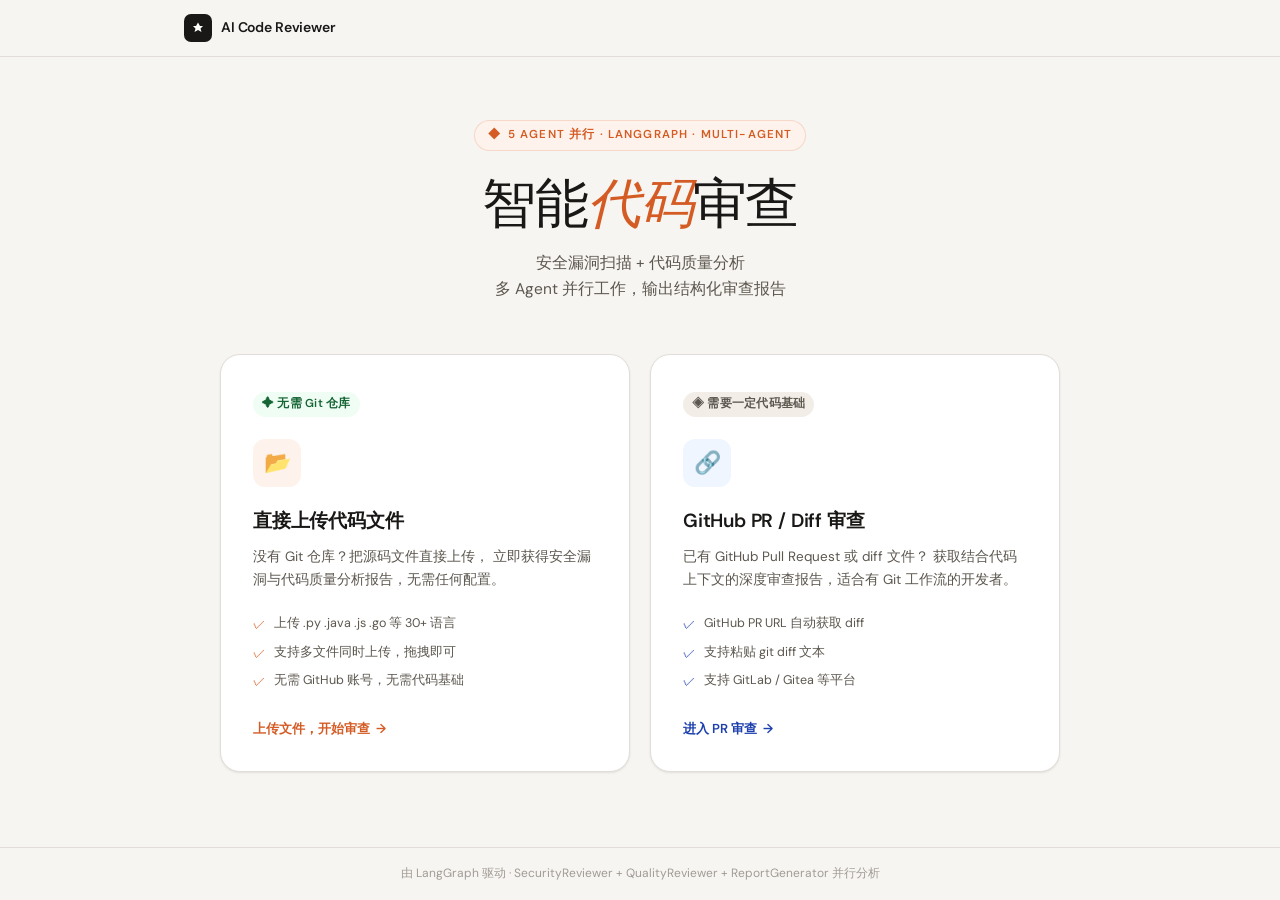
<file: code-review-agent/static/index.html>
<!DOCTYPE html>
<html lang="zh-CN">
<head>
  <meta charset="UTF-8" />
  <meta name="viewport" content="width=device-width, initial-scale=1.0" />
  <title>AI Code Reviewer</title>
  <link rel="stylesheet" href="style.css" />
  <style>
    /* ── Landing layout ───────────────────────────────────────── */
    .landing {
      min-height: calc(100vh - 57px - 53px);
      display: flex; flex-direction: column;
      align-items: center; justify-content: center;
      padding: 52px 24px 64px;
    }

    /* ── Hero ─────────────────────────────────────────────────── */
    .hero { text-align: center; margin-bottom: 52px; }

    .hero-tag {
      display: inline-flex; align-items: center; gap: 7px;
      font-size: 11.5px; font-weight: 600;
      letter-spacing: .10em; text-transform: uppercase;
      color: var(--accent); background: var(--accent-bg);
      border: 1px solid rgba(212,92,36,.18);
      border-radius: 20px; padding: 5px 13px;
      margin-bottom: 24px;
    }

    .hero-title {
      font-family: var(--font-serif);
      font-size: 54px; font-weight: 400;
      color: var(--text); line-height: 1.08;
      letter-spacing: -.025em; margin-bottom: 18px;
    }
    .hero-title em {
      font-style: italic; color: var(--accent);
    }

    .hero-desc {
      font-size: 15.5px; color: var(--text-2);
      line-height: 1.65; max-width: 420px; margin: 0 auto;
    }

    /* ── Choice grid ──────────────────────────────────────────── */
    .choice-grid {
      display: grid; grid-template-columns: 1fr 1fr;
      gap: 20px; width: 100%; max-width: 840px;
    }

    .choice-card {
      position: relative; overflow: hidden;
      background: var(--white);
      border: 1.5px solid var(--border);
      border-radius: var(--r-xl);
      padding: 36px 32px 32px;
      display: flex; flex-direction: column;
      cursor: pointer; text-decoration: none;
      box-shadow: var(--s-sm);
      transition: transform var(--t-lg), box-shadow var(--t-lg), border-color var(--t-lg);
    }
    .choice-card:hover {
      transform: translateY(-5px);
      box-shadow: var(--s-lg);
      text-decoration: none;
    }
    .choice-card::after {
      content: '';
      position: absolute; inset: 0;
      opacity: 0; transition: opacity var(--t-lg);
      border-radius: inherit;
      pointer-events: none;
    }

    /* Card A: upload — warm orange tint */
    .card-a:hover { border-color: var(--accent); }
    .card-a::after { background: linear-gradient(145deg, rgba(212,92,36,.05), transparent 55%); }
    .card-a:hover::after { opacity: 1; }

    /* Card B: developer — warm blue tint */
    .card-b:hover { border-color: #93C5FD; }
    .card-b::after { background: linear-gradient(145deg, rgba(30,64,175,.04), transparent 55%); }
    .card-b:hover::after { opacity: 1; }

    /* ── Card inner ───────────────────────────────────────────── */
    .card-badge { margin-bottom: 22px; width: fit-content; }

    .card-icon {
      width: 48px; height: 48px;
      border-radius: 12px;
      display: flex; align-items: center; justify-content: center;
      font-size: 22px; margin-bottom: 18px;
      flex-shrink: 0;
    }
    .icon-a { background: var(--accent-bg); }
    .icon-b { background: var(--blue-bg); }

    .card-title {
      font-size: 19px; font-weight: 600; color: var(--text);
      letter-spacing: -.01em; margin-bottom: 10px;
    }

    .card-desc {
      font-size: 13.5px; color: var(--text-2);
      line-height: 1.65; margin-bottom: 22px; flex: 1;
    }

    .card-features {
      display: flex; flex-direction: column; gap: 7px;
      margin-bottom: 26px;
    }
    .card-feature {
      display: flex; align-items: flex-start; gap: 8px;
      font-size: 12.5px; color: var(--text-2);
    }
    .feat-icon { flex-shrink: 0; margin-top: 1px; }
    .feat-a    { color: var(--accent); }
    .feat-b    { color: var(--blue); }

    .card-cta {
      display: flex; align-items: center; gap: 6px;
      font-size: 13px; font-weight: 600;
      transition: gap var(--t-lg);
    }
    .choice-card:hover .card-cta { gap: 10px; }
    .cta-a { color: var(--accent); }
    .cta-b { color: var(--blue); }

    /* ── Divider ──────────────────────────────────────────────── */
    .or-divider {
      display: flex; align-items: center; gap: 16px;
      width: 100%; max-width: 840px;
      font-size: 12px; color: var(--text-3);
      margin: 18px 0;
    }
    .or-divider::before, .or-divider::after {
      content: ''; flex: 1; height: 1px; background: var(--border);
    }

    /* ── Responsive ───────────────────────────────────────────── */
    @media (max-width: 660px) {
      .hero-title  { font-size: 36px; }
      .choice-grid { grid-template-columns: 1fr; }
      .landing     { padding: 36px 16px 48px; justify-content: flex-start; }
      .choice-card { padding: 28px 24px; }
    }
  </style>
</head>
<body>

<header class="site-header">
  <div class="header-inner">
    <a class="logo" href="/">
      <div class="logo-mark">
        <svg width="14" height="14" viewBox="0 0 14 14" fill="none">
          <path d="M7 1.5L9 5H12L9.5 7.5L10.5 11L7 9L3.5 11L4.5 7.5L2 5H5L7 1.5Z" fill="white"/>
        </svg>
      </div>
      <span class="logo-name">AI Code Reviewer</span>
    </a>
  </div>
</header>

<div class="landing page-fade">

  <!-- Hero -->
  <div class="hero">
    <div class="hero-tag">
      <span>◆</span> 5 Agent 并行 · LangGraph · Multi-Agent
    </div>
    <h1 class="hero-title">
      智能<em>代码</em>审查
    </h1>
    <p class="hero-desc">
      安全漏洞扫描 + 代码质量分析<br>
      多 Agent 并行工作，输出结构化审查报告
    </p>
  </div>

  <!-- Cards -->
  <div class="choice-grid">

    <!-- Card A: Upload -->
    <a class="choice-card card-a" href="upload.html">
      <div class="card-badge">
        <span class="badge badge-green">✦ 无需 Git 仓库</span>
      </div>

      <div class="card-icon icon-a">📂</div>

      <div class="card-title">直接上传代码文件</div>
      <p class="card-desc">
        没有 Git 仓库？把源码文件直接上传，
        立即获得安全漏洞与代码质量分析报告，无需任何配置。
      </p>

      <div class="card-features">
        <div class="card-feature">
          <span class="feat-icon feat-a">✓</span>
          上传 .py .java .js .go 等 30+ 语言
        </div>
        <div class="card-feature">
          <span class="feat-icon feat-a">✓</span>
          支持多文件同时上传，拖拽即可
        </div>
        <div class="card-feature">
          <span class="feat-icon feat-a">✓</span>
          无需 GitHub 账号，无需代码基础
        </div>
      </div>

      <div class="card-cta cta-a">
        上传文件，开始审查 <span>→</span>
      </div>
    </a>

    <!-- Card B: Developer -->
    <a class="choice-card card-b" href="review.html">
      <div class="card-badge">
        <span class="badge badge-neutral">◈ 需要一定代码基础</span>
      </div>

      <div class="card-icon icon-b">🔗</div>

      <div class="card-title">GitHub PR / Diff 审查</div>
      <p class="card-desc">
        已有 GitHub Pull Request 或 diff 文件？
        获取结合代码上下文的深度审查报告，适合有 Git 工作流的开发者。
      </p>

      <div class="card-features">
        <div class="card-feature">
          <span class="feat-icon feat-b">✓</span>
          GitHub PR URL 自动获取 diff
        </div>
        <div class="card-feature">
          <span class="feat-icon feat-b">✓</span>
          支持粘贴 git diff 文本
        </div>
        <div class="card-feature">
          <span class="feat-icon feat-b">✓</span>
          支持 GitLab / Gitea 等平台
        </div>
      </div>

      <div class="card-cta cta-b">
        进入 PR 审查 <span>→</span>
      </div>
    </a>

  </div>

</div>

<footer class="site-footer">
  由 <a href="https://github.com/langchain-ai/langgraph" target="_blank">LangGraph</a> 驱动 &middot;
  SecurityReviewer + QualityReviewer + ReportGenerator 并行分析
</footer>

</body>
</html>
</file>
<file: code-review-agent/static/style.css>
/* ── Fonts ──────────────────────────────────────────────────────── */
@import url('https://fonts.googleapis.com/css2?family=Instrument+Serif:ital@0;1&family=DM+Sans:opsz,wght@9..40,300;9..40,400;9..40,500;9..40,600&family=JetBrains+Mono:wght@400;500&display=swap');

/* ── Tokens ─────────────────────────────────────────────────────── */
:root {
  --bg:          #F7F5F2;
  --white:       #FFFFFF;
  --cream:       #F2EDE7;
  --cream-2:     #EAE4DC;
  --border:      #E2DDD8;
  --border-mid:  #C9C4BE;
  --text:        #1A1816;
  --text-2:      #5C574F;
  --text-3:      #A09B94;
  --accent:      #D45C24;
  --accent-bg:   #FEF3EC;
  --accent-h:    #BC4A15;
  --green:       #166534;
  --green-bg:    #F0FDF4;
  --red:         #991B1B;
  --red-bg:      #FEF2F2;
  --blue:        #1E40AF;
  --blue-bg:     #EFF6FF;

  --font-serif: 'Instrument Serif', Georgia, serif;
  --font-sans:  'DM Sans', -apple-system, BlinkMacSystemFont, sans-serif;
  --font-mono:  'JetBrains Mono', Consolas, monospace;

  --r:     8px;
  --r-lg:  14px;
  --r-xl:  20px;

  --s-sm: 0 1px 3px rgba(26,24,22,.05), 0 1px 2px rgba(26,24,22,.04);
  --s:    0 4px 16px rgba(26,24,22,.07), 0 1px 4px rgba(26,24,22,.04);
  --s-lg: 0 16px 48px rgba(26,24,22,.10), 0 4px 16px rgba(26,24,22,.06);

  --t:    .17s cubic-bezier(.4,0,.2,1);
  --t-lg: .28s cubic-bezier(.4,0,.2,1);
}

/* ── Reset ──────────────────────────────────────────────────────── */
*, *::before, *::after { box-sizing: border-box; margin: 0; padding: 0; }
html { height: 100%; scroll-behavior: smooth; }
body {
  min-height: 100%;
  background: var(--bg);
  color: var(--text);
  font-family: var(--font-sans);
  font-size: 14px;
  line-height: 1.65;
  -webkit-font-smoothing: antialiased;
}
a { color: var(--accent); text-decoration: none; }
a:hover { text-decoration: underline; }

/* ── Layout ─────────────────────────────────────────────────────── */
.container { width: 100%; max-width: 960px; margin: 0 auto; padding: 0 24px; }

/* ── Header ─────────────────────────────────────────────────────── */
.site-header {
  background: rgba(247,245,242,.92);
  border-bottom: 1px solid var(--border);
  backdrop-filter: blur(12px);
  -webkit-backdrop-filter: blur(12px);
  position: sticky; top: 0; z-index: 50;
}
.header-inner {
  display: flex; align-items: center; gap: 12px;
  padding: 14px 24px; max-width: 960px; margin: 0 auto;
}
.logo {
  display: flex; align-items: center; gap: 9px;
  text-decoration: none;
}
.logo:hover { text-decoration: none; }
.logo-mark {
  width: 28px; height: 28px;
  background: var(--text);
  border-radius: 7px;
  display: flex; align-items: center; justify-content: center;
  flex-shrink: 0;
}
.logo-name {
  font-size: 14px; font-weight: 600;
  color: var(--text); letter-spacing: -.01em;
}
.header-sep { flex: 1; }
.back-link {
  display: flex; align-items: center; gap: 5px;
  font-size: 13px; color: var(--text-2);
  text-decoration: none;
  transition: color var(--t);
}
.back-link:hover { color: var(--text); text-decoration: none; }
.back-link svg { flex-shrink: 0; }

/* ── Buttons ─────────────────────────────────────────────────────── */
.btn {
  display: inline-flex; align-items: center; justify-content: center; gap: 7px;
  padding: 10px 20px;
  font-family: var(--font-sans);
  font-size: 14px; font-weight: 500;
  border-radius: var(--r); border: 1px solid transparent;
  cursor: pointer; transition: all var(--t);
  text-decoration: none; white-space: nowrap;
}
.btn:hover { text-decoration: none; }
.btn:disabled { opacity: .45; cursor: not-allowed; pointer-events: none; }

.btn-primary { background: var(--text);   color: #fff; border-color: var(--text); }
.btn-primary:hover { background: #2C2925; border-color: #2C2925; }

.btn-accent  { background: var(--accent); color: #fff; border-color: var(--accent); }
.btn-accent:hover { background: var(--accent-h); border-color: var(--accent-h); }

.btn-ghost {
  background: transparent; color: var(--text-2); border-color: var(--border-mid);
}
.btn-ghost:hover { background: var(--cream); color: var(--text); }

.btn-full  { width: 100%; }
.btn-sm {
  display: inline-flex; align-items: center; gap: 5px;
  padding: 6px 12px;
  font-family: var(--font-sans);
  font-size: 12px; font-weight: 500;
  border-radius: var(--r); border: 1px solid var(--border-mid);
  background: var(--white); color: var(--text-2);
  cursor: pointer; transition: all var(--t);
}
.btn-sm:hover { border-color: var(--text-2); color: var(--text); }
.btn-sm.ok   { border-color: var(--green); color: var(--green); background: var(--green-bg); }

/* ── Card ────────────────────────────────────────────────────────── */
.card {
  background: var(--white);
  border: 1px solid var(--border);
  border-radius: var(--r-lg);
  box-shadow: var(--s-sm);
}
.card-body { padding: 28px; }

/* ── Form ────────────────────────────────────────────────────────── */
.field      { margin-bottom: 18px; }
.field:last-child { margin-bottom: 0; }
.label {
  display: block; margin-bottom: 6px;
  font-size: 11.5px; font-weight: 600;
  color: var(--text-2); text-transform: uppercase; letter-spacing: .07em;
}
.input, .textarea {
  width: 100%;
  background: var(--white); border: 1px solid var(--border);
  border-radius: var(--r); color: var(--text);
  font-family: var(--font-sans); font-size: 14px;
  padding: 10px 13px; outline: none;
  transition: border-color var(--t), box-shadow var(--t);
}
.input::placeholder, .textarea::placeholder { color: var(--text-3); }
.input:focus, .textarea:focus {
  border-color: var(--accent);
  box-shadow: 0 0 0 3px rgba(212,92,36,.11);
}
.textarea {
  font-family: var(--font-mono); font-size: 12.5px;
  resize: vertical; min-height: 180px;
}
.field-hint { font-size: 12px; color: var(--text-3); margin-top: 5px; }

/* ── Tabs ────────────────────────────────────────────────────────── */
.tabs {
  display: flex; gap: 0;
  border-bottom: 1px solid var(--border);
  padding: 0 28px; background: var(--white);
}
.tab {
  padding: 13px 0; margin-right: 26px;
  font-family: var(--font-sans);
  font-size: 13px; font-weight: 500; color: var(--text-3);
  background: none; border: none; border-bottom: 2px solid transparent;
  cursor: pointer; transition: all var(--t);
  position: relative; bottom: -1px; white-space: nowrap;
}
.tab:hover { color: var(--text-2); }
.tab.active { color: var(--text); border-bottom-color: var(--text); }
.tab-panel  { display: none; padding: 28px; }
.tab-panel.active { display: block; }

/* ── Badge ───────────────────────────────────────────────────────── */
.badge {
  display: inline-flex; align-items: center; gap: 4px;
  padding: 3px 9px; border-radius: 20px;
  font-size: 11.5px; font-weight: 600; letter-spacing: .02em;
}
.badge-green   { background: var(--green-bg); color: var(--green); }
.badge-red     { background: var(--red-bg);   color: var(--red);   }
.badge-blue    { background: var(--blue-bg);  color: var(--blue);  }
.badge-accent  { background: var(--accent-bg); color: var(--accent); }
.badge-neutral { background: var(--cream);    color: var(--text-2); }

/* ── Drop zone ───────────────────────────────────────────────────── */
.drop-zone {
  border: 2px dashed var(--border-mid);
  border-radius: var(--r-lg);
  padding: 36px 24px;
  text-align: center; cursor: pointer;
  background: var(--bg); position: relative;
  transition: all var(--t-lg);
}
.drop-zone:hover, .drop-zone.over {
  border-color: var(--accent);
  background: var(--accent-bg);
}
.drop-zone input[type=file] {
  position: absolute; inset: 0; opacity: 0;
  cursor: pointer; width: 100%; height: 100%;
}
.drop-icon  { font-size: 30px; display: block; margin-bottom: 10px; line-height: 1; }
.drop-title { font-size: 14px; font-weight: 500; color: var(--text); margin-bottom: 5px; }
.drop-sub   { font-size: 12px; color: var(--text-3); }
.drop-sub code { font-family: var(--font-mono); font-size: 11.5px; }

/* ── File chips ──────────────────────────────────────────────────── */
.file-list   { display: flex; flex-wrap: wrap; gap: 6px; margin-top: 10px; }
.chip {
  display: flex; align-items: center; gap: 5px;
  background: var(--cream); border: 1px solid var(--border);
  border-radius: 20px; padding: 4px 10px;
  font-size: 12px; color: var(--text);
}
.chip-rm {
  background: none; border: none; cursor: pointer;
  color: var(--text-3); font-size: 14px; line-height: 1;
  padding: 0 0 0 2px; transition: color var(--t);
}
.chip-rm:hover { color: var(--red); }

/* ── Error msg ───────────────────────────────────────────────────── */
.error-msg {
  display: none;
  background: var(--red-bg);
  border: 1px solid rgba(153,27,27,.2);
  border-radius: var(--r);
  padding: 12px 14px;
  color: var(--red); font-size: 13px;
  margin-top: 14px;
}
.error-msg.on { display: block; }

/* ── Progress ────────────────────────────────────────────────────── */
.progress-wrap {
  display: none;
  background: var(--white);
  border: 1px solid var(--border);
  border-radius: var(--r-lg);
  padding: 28px;
  box-shadow: var(--s-sm);
  margin-top: 20px;
}
.progress-wrap.on { display: block; }

.prog-track {
  height: 3px; background: var(--border);
  border-radius: 2px; margin-bottom: 22px; overflow: hidden;
}
.prog-fill {
  height: 100%;
  background: linear-gradient(90deg, var(--accent) 0%, #E8802A 100%);
  border-radius: 2px;
  transition: width 1.2s ease-in-out;
  width: 0%;
}
.prog-title  { font-size: 15px; font-weight: 600; color: var(--text); margin-bottom: 3px; }
.prog-sub    { font-size: 13px; color: var(--text-2); margin-bottom: 18px; }
.elapsed     { font-family: var(--font-mono); font-size: 11.5px; color: var(--text-3); }

.steps       { display: flex; flex-direction: column; gap: 10px; }
.step {
  display: flex; align-items: center; gap: 11px;
  font-size: 13px; color: var(--text-3); transition: color var(--t);
}
.step.active { color: var(--text); }
.step.done   { color: var(--green); }
.step-dot {
  width: 20px; height: 20px; border-radius: 50%;
  border: 1.5px solid var(--border-mid);
  display: flex; align-items: center; justify-content: center;
  flex-shrink: 0; font-size: 10px; font-weight: 700;
  transition: all var(--t);
}
.step.active .step-dot { border-color: var(--accent); background: var(--accent-bg); }
.step.active .step-dot::after {
  content: '';
  display: block; width: 7px; height: 7px;
  border-radius: 50%; background: var(--accent);
  animation: pdot 1.2s ease-in-out infinite;
}
.step.done .step-dot {
  border-color: var(--green); background: var(--green-bg); color: var(--green);
}
.step.done .step-dot::after { content: '✓'; }
@keyframes pdot {
  0%,100% { transform: scale(1);   opacity: 1; }
  50%      { transform: scale(.55); opacity: .5; }
}

/* ── Results ─────────────────────────────────────────────────────── */
.result-wrap {
  display: none;
  background: var(--white);
  border: 1px solid var(--border);
  border-radius: var(--r-lg);
  box-shadow: var(--s-sm);
  margin-top: 20px; overflow: hidden;
}
.result-wrap.on { display: block; }

.result-bar {
  display: flex; align-items: center; gap: 10px; flex-wrap: wrap;
  padding: 13px 20px;
  background: var(--cream); border-bottom: 1px solid var(--border);
}
.result-bar-title {
  display: flex; align-items: center; gap: 8px;
  font-size: 14px; font-weight: 600; color: var(--text); flex: 1;
}
.result-actions { display: flex; gap: 8px; align-items: center; }
.result-body    { padding: 32px; overflow-x: auto; }

/* ── Markdown ─────────────────────────────────────────────────────── */
.md { font-family: var(--font-sans); font-size: 14px; line-height: 1.75; color: var(--text); }
.md h1 {
  font-family: var(--font-serif); font-size: 23px; font-weight: 400;
  color: var(--text); margin: 0 0 20px; padding-bottom: 12px;
  border-bottom: 1px solid var(--border);
}
.md h2 {
  font-size: 16px; font-weight: 600; color: var(--text);
  margin: 28px 0 12px; padding-bottom: 6px;
  border-bottom: 1px solid var(--cream-2);
}
.md h3 { font-size: 14px; font-weight: 600; color: var(--text); margin: 18px 0 8px; }
.md h4 { font-size: 13px; font-weight: 600; color: var(--text-2); margin: 14px 0 6px; }
.md p  { margin: 0 0 12px; }
.md ul, .md ol { margin: 0 0 12px; padding-left: 22px; }
.md li { margin-bottom: 4px; }
.md table { width: 100%; border-collapse: collapse; margin: 16px 0; font-size: 13px; }
.md th {
  background: var(--cream); font-weight: 600;
  padding: 9px 12px; text-align: left; border: 1px solid var(--border);
}
.md td { padding: 8px 12px; border: 1px solid var(--border); }
.md tr:nth-child(even) td { background: var(--bg); }
.md code:not(pre code) {
  background: var(--cream); border: 1px solid var(--border);
  border-radius: 4px; padding: 1px 5px;
  font-family: var(--font-mono); font-size: 12.5px; color: var(--accent);
}
.md pre {
  background: #1C1917; border-radius: var(--r);
  padding: 18px; margin: 14px 0; overflow-x: auto;
}
.md pre code {
  font-family: var(--font-mono); font-size: 12.5px;
  color: #E8DDD4; background: none; border: none; padding: 0;
}
.md blockquote {
  border-left: 3px solid var(--accent);
  padding: 10px 18px; margin: 14px 0;
  background: var(--accent-bg);
  border-radius: 0 var(--r) var(--r) 0; color: var(--text-2);
}
.md strong { color: var(--text); font-weight: 600; }
.md hr  { border: none; border-top: 1px solid var(--border); margin: 20px 0; }
.md a   { color: var(--accent); }

/* ── Page body ───────────────────────────────────────────────────── */
.page-body { padding: 40px 24px 64px; }
.page-fade {
  animation: fadeUp .3s ease both;
}
@keyframes fadeUp {
  from { opacity: 0; transform: translateY(10px); }
  to   { opacity: 1; transform: translateY(0); }
}

/* ── Footer ──────────────────────────────────────────────────────── */
.site-footer {
  border-top: 1px solid var(--border);
  padding: 16px 24px;
  text-align: center;
  font-size: 12px; color: var(--text-3);
}
.site-footer a { color: var(--text-3); }
.site-footer a:hover { color: var(--text-2); }

/* ── Responsive ──────────────────────────────────────────────────── */
@media (max-width: 640px) {
  .container { padding: 0 16px; }
  .card-body, .tab-panel { padding: 20px; }
  .result-body { padding: 20px; }
  .progress-wrap { padding: 20px; }
  .tabs { padding: 0 20px; }
}
</file>
